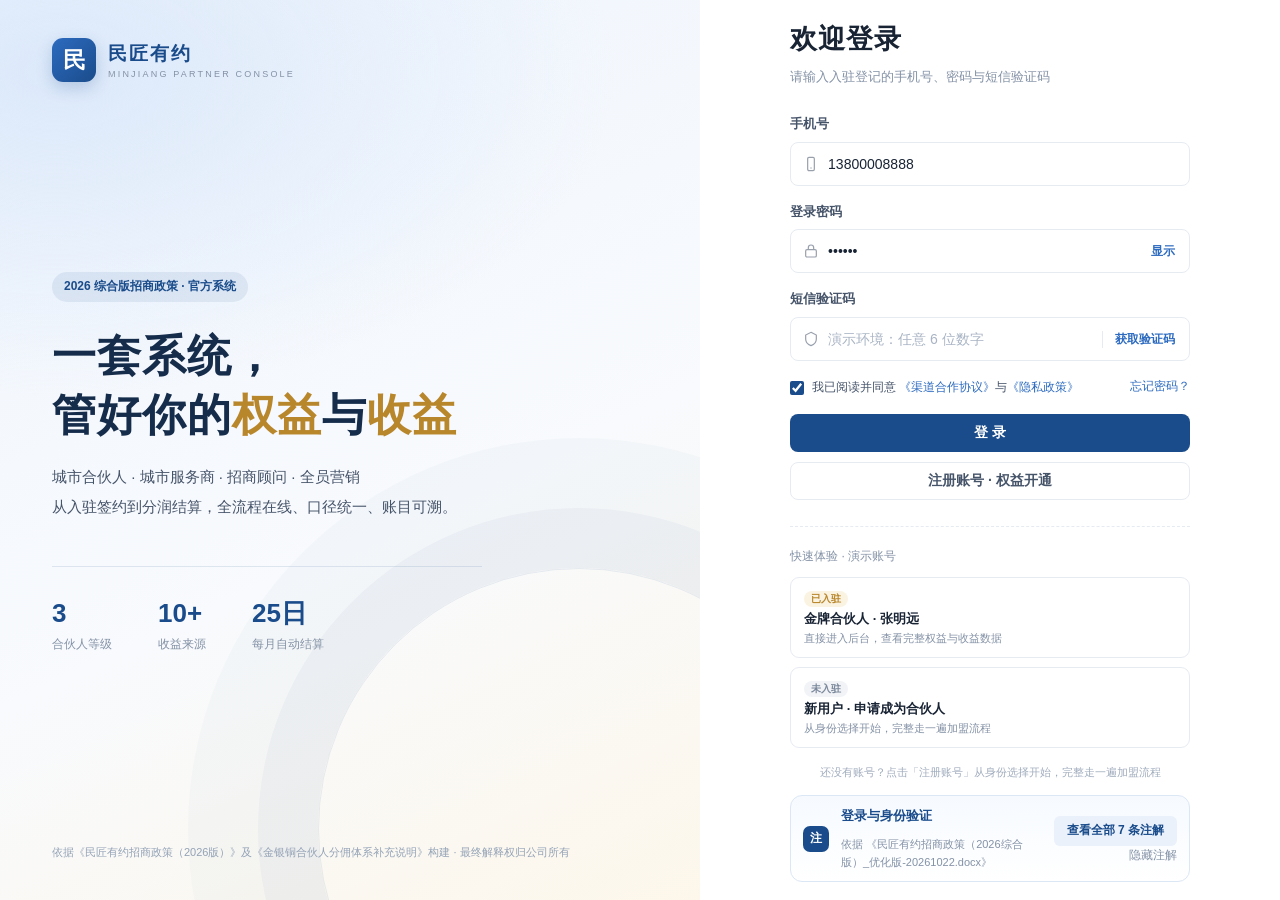
<file: index.html>
<!DOCTYPE html>
<html lang="zh-CN">
<head>
<meta charset="UTF-8">
<meta name="viewport" content="width=device-width, initial-scale=1.0">
<title>民匠有约 · 合伙人加盟后台管理系统</title>
<link rel="stylesheet" href="assets/styles.css">
</head>
<body>

<!-- ============ 登录 ============ -->
<div id="loginPage" class="page-auth">
  <div class="auth-left">
    <div class="auth-brand">
      <div class="brand-mark">民</div>
      <div class="brand-text"><b>民匠有约</b><span>MINJIANG PARTNER CONSOLE</span></div>
    </div>
    <div class="auth-hero">
      <div class="hero-tag">2026 综合版招商政策 · 官方系统</div>
      <h1>一套系统，<br>管好你的<span>权益</span>与<span>收益</span></h1>
      <p>城市合伙人 · 城市服务商 · 招商顾问 · 全员营销<br>从入驻签约到分润结算，全流程在线、口径统一、账目可溯。</p>
      <div class="hero-stats">
        <div><b>3</b><span>合伙人等级</span></div>
        <div><b>10+</b><span>收益来源</span></div>
        <div><b>25日</b><span>每月自动结算</span></div>
      </div>
    </div>
    <div class="auth-foot">依据《民匠有约招商政策（2026版）》及《金银铜合伙人分佣体系补充说明》构建 · 最终解释权归公司所有</div>
  </div>

  <div class="auth-right">
    <div class="auth-box">
      <div class="auth-box-head">
        <h2>欢迎登录</h2>
        <p>请输入入驻登记的手机号、密码与短信验证码</p>
      </div>
      <form id="loginForm" autocomplete="off">
        <label class="field">
          <span>手机号</span>
          <div class="input-wrap"><i class="ico ico-phone"></i><input id="loginPhone" type="tel" maxlength="11" placeholder="请输入 11 位手机号" value="13800008888"></div>
        </label>
        <label class="field" id="pwdField">
          <span>登录密码</span>
          <div class="input-wrap"><i class="ico ico-lock"></i><input id="loginPwd" type="password" placeholder="请输入密码" value="123456"><button type="button" class="eye" id="togglePwd">显示</button></div>
        </label>
        <label class="field" id="smsField">
          <span>短信验证码</span>
          <div class="input-wrap"><i class="ico ico-shield"></i><input id="loginSms" type="text" maxlength="6" placeholder="演示环境：任意 6 位数字"><button type="button" class="sms-btn" id="sendSms">获取验证码</button></div>
        </label>
        <div class="form-row">
          <label class="check"><input type="checkbox" id="agreeChk" checked><span>我已阅读并同意 <a href="#" id="showAgreement">《渠道合作协议》</a>与<a href="#" id="showPrivacy">《隐私政策》</a></span></label>
          <a class="link" href="#" id="forgotPwd">忘记密码？</a>
        </div>
        <button class="btn btn-primary btn-block" type="submit">登 录</button>
        <button class="btn btn-ghost btn-block register-btn" type="button" id="registerBtn">注册账号 · 权益开通</button>
      </form>
      <div class="demo-entry">
        <div class="demo-title">快速体验 · 演示账号</div>
        <div class="demo-cards">
          <button class="demo-card" data-demo="partner">
            <span class="demo-badge gold">已入驻</span>
            <b>金牌合伙人 · 张明远</b>
            <small>直接进入后台，查看完整权益与收益数据</small>
          </button>
          <button class="demo-card" data-demo="new">
            <span class="demo-badge">未入驻</span>
            <b>新用户 · 申请成为合伙人</b>
            <small>从身份选择开始，完整走一遍加盟流程</small>
          </button>
        </div>
      </div>
      <div class="auth-tip">还没有账号？点击「注册账号」从身份选择开始，完整走一遍加盟流程</div>
      <div id="loginAnnot"></div>
    </div>
  </div>
</div>

<!-- ============ 身份选择 / 加盟 ============ -->
<div id="onboardingPage" class="page-onboard hide">
  <header class="ob-header">
    <div class="ob-brand"><div class="brand-mark sm">民</div><b>民匠有约</b><span class="sep"></span><span>合伙人加盟中心</span></div>
    <div class="ob-steps" id="obSteps"></div>
    <button class="btn-text" id="obLogout">已有账号，返回登录</button>
  </header>
  <main id="obBody" class="ob-body"></main>
  <footer class="ob-footer" id="obFooter"></footer>
</div>

<!-- ============ 后台主体 ============ -->
<div id="consolePage" class="page-console hide">
  <aside class="sidebar" id="sidebar">
    <div class="sb-brand"><div class="brand-mark sm">民</div><div class="sb-brand-txt"><b>民匠有约</b><span>合伙人管理后台</span></div></div>
    <div class="sb-identity" id="sbIdentity"></div>
    <nav class="sb-nav" id="sbNav"></nav>
    <div class="sb-foot">
      <div class="sb-support"><span class="dot-live"></span>总部管家在线 · 工作日 9:00-18:00</div>
      <button class="btn-text" id="replayOnboard">↺ 重走加盟流程</button>
    </div>
  </aside>
  <div class="main-wrap">
    <header class="topbar">
      <div class="tb-left"><button class="icon-btn" id="menuToggle" title="收起/展开">☰</button><div class="crumb" id="crumb"></div></div>
      <div class="tb-right">
        <div class="tb-search"><i class="ico ico-search"></i><input id="globalSearch" placeholder="搜索订单 / 客户 / 收益单号"></div>
        <button class="icon-btn annot-switch" id="annotToggle" data-act="toggleAnnot" title="显示 / 隐藏页面注解">注</button>
        <button class="icon-btn edit-switch" id="editToggle" data-act="toggleEdit" title="编辑模式：修改任意文字并写入源码">✎</button>
        <button class="icon-btn bell" id="msgBtn" title="消息通知">🔔<span class="badge" id="msgBadge">3</span></button>
        <div class="tb-user" id="tbUser"></div>
      </div>
    </header>
    <div class="view-scroll"><div id="view" class="view"></div></div>
  </div>
</div>

<!-- 抽屉 / 弹窗 / 提示 -->
<div id="drawerMask" class="mask hide"></div>
<div id="drawer" class="drawer hide"></div>
<div id="modalMask" class="mask modal-mask hide"></div>
<div id="modal" class="modal hide"></div>
<div id="toast" class="toast hide"></div>
<div id="editBar" class="edit-bar hide">
  <span class="eb-title">✎ 编辑模式</span>
  <span class="eb-tip">直接点击页面上的文字即可修改，保存后写回源码</span>
  <button class="btn btn-ghost btn-sm" data-act="resetEdits">恢复默认</button>
  <button class="btn btn-primary btn-sm" data-act="saveEdits">保存并写入源码</button>
  <button class="btn btn-soft btn-sm" data-act="exitEdit">退出编辑</button>
</div>

<script src="assets/text-edits.js"></script>
<script src="assets/data.js"></script>
<script src="assets/annotations.js"></script>
<script src="assets/pages.js"></script>
<script src="assets/app.js"></script>
</body>
</html>
</file>
<file: assets/styles.css>
/* 民匠有约 · 合伙人加盟后台管理系统 — 视觉体系 */
:root{
  --brand:#1A4C8B; --brand-2:#2D6BC0; --brand-soft:#EAF1FB; --brand-soft2:#F4F8FE;
  --gold:#B8862B; --gold-soft:#FBF3E2; --silver:#7C8B9E; --silver-soft:#F0F3F7; --bronze:#B26A38; --bronze-soft:#FAF0E8;
  --bg:#F4F6FA; --card:#FFFFFF; --text:#182334; --text-2:#46546A; --muted:#8492A6; --line:#E6EBF2; --line-2:#F0F3F8;
  --up:#D5483F; --down:#189A6B; --warn:#D98218; --info:#2D6BC0;
  --shadow:0 2px 10px rgba(24,44,80,.05); --shadow-lg:0 12px 40px rgba(24,44,80,.14);
  --radius:12px; --radius-sm:8px;
  --font:"PingFang SC","Microsoft YaHei","Hiragino Sans GB","Source Han Sans SC",-apple-system,BlinkMacSystemFont,"Segoe UI",sans-serif;
}
*{box-sizing:border-box;margin:0;padding:0}
html,body{height:100%}
body{font-family:var(--font);background:var(--bg);color:var(--text);font-size:14px;line-height:1.6;-webkit-font-smoothing:antialiased}
a{color:var(--brand-2);text-decoration:none}
button,input,select,textarea{font-family:inherit;font-size:inherit;outline:none}
button{cursor:pointer;border:none;background:none;color:inherit}
input,select,textarea{color:var(--text)}
.hide{display:none !important}
::-webkit-scrollbar{width:8px;height:8px}
::-webkit-scrollbar-thumb{background:#D7DFEA;border-radius:8px}
::-webkit-scrollbar-track{background:transparent}

/* ---------- 通用 ---------- */
.card{background:var(--card);border:1px solid var(--line);border-radius:var(--radius);box-shadow:var(--shadow)}
.card-hd{display:flex;align-items:center;justify-content:space-between;padding:16px 20px;border-bottom:1px solid var(--line-2)}
.card-hd h3{font-size:15px;font-weight:700;letter-spacing:.2px}
.card-hd .sub{font-size:12px;color:var(--muted);font-weight:400;margin-left:8px}
.card-bd{padding:20px}
.grid{display:grid;gap:16px}
.g2{grid-template-columns:repeat(2,minmax(0,1fr))}
.g3{grid-template-columns:repeat(3,minmax(0,1fr))}
.g4{grid-template-columns:repeat(4,minmax(0,1fr))}
.g5{grid-template-columns:repeat(5,minmax(0,1fr))}
.row{display:flex;align-items:center;gap:10px}
.between{display:flex;align-items:center;justify-content:space-between;gap:12px}
.center{display:flex;align-items:center;justify-content:center}
.wrap{flex-wrap:wrap}
.muted{color:var(--muted)}.small{font-size:12px}.strong{font-weight:700}.right{text-align:right}
.mt6{margin-top:6px}.mt10{margin-top:10px}.mt14{margin-top:14px}.mt18{margin-top:18px}.mt24{margin-top:24px}
.mb6{margin-bottom:6px}.mb10{margin-bottom:10px}.mb14{margin-bottom:14px}.mb18{margin-bottom:18px}
.num{font-variant-numeric:tabular-nums;font-feature-settings:"tnum"}
.pos{color:var(--up);font-weight:700}.neg{color:var(--down);font-weight:700}
.money{font-size:26px;font-weight:800;letter-spacing:-.5px}
.section-title{font-size:15px;font-weight:700;margin:24px 0 12px;display:flex;align-items:center;gap:8px}
.section-title:before{content:"";width:3px;height:15px;background:var(--brand);border-radius:2px}
.section-title:first-child{margin-top:0}
.divider{height:1px;background:var(--line-2);margin:16px 0}
.link{cursor:pointer}.link:hover{text-decoration:underline}

.btn{display:inline-flex;align-items:center;justify-content:center;gap:6px;height:38px;padding:0 18px;border-radius:var(--radius-sm);font-size:14px;font-weight:600;border:1px solid transparent;transition:.18s;white-space:nowrap}
.btn-primary{background:var(--brand);color:#fff}
.btn-primary:hover{background:#123C73;box-shadow:0 4px 12px rgba(26,76,139,.22)}
.btn-ghost{background:#fff;border-color:var(--line);color:var(--text-2)}
.btn-ghost:hover{border-color:var(--brand-2);color:var(--brand)}
.btn-soft{background:var(--brand-soft);color:var(--brand)}
.btn-soft:hover{background:#DCE9FA}
.btn-gold{background:linear-gradient(135deg,#C79A3A,#A87520);color:#fff}
.btn-gold:hover{filter:brightness(1.06)}
.btn-sm{height:30px;padding:0 12px;font-size:12px;border-radius:6px}
.btn-lg{height:46px;font-size:15px}
.btn-block{width:100%}
.register-btn{margin-top:10px}
.btn:disabled{opacity:.5;cursor:not-allowed}
.btn-text{color:var(--muted);font-size:12px}
.btn-text:hover{color:var(--brand)}
.icon-btn{width:34px;height:34px;border-radius:8px;display:inline-flex;align-items:center;justify-content:center;font-size:16px;color:var(--text-2);position:relative}
.icon-btn:hover{background:var(--brand-soft);color:var(--brand)}
.badge{position:absolute;top:1px;right:1px;min-width:15px;height:15px;line-height:15px;text-align:center;background:var(--up);color:#fff;font-size:10px;border-radius:8px;padding:0 3px}

.tag{display:inline-flex;align-items:center;gap:4px;padding:2px 9px;border-radius:20px;font-size:11px;font-weight:600;line-height:20px;white-space:nowrap}
.tag-gold{background:var(--gold-soft);color:var(--gold)}
.tag-silver{background:var(--silver-soft);color:#5F6E80}
.tag-bronze{background:var(--bronze-soft);color:var(--bronze)}
.tag-blue{background:var(--brand-soft);color:var(--brand-2)}
.tag-green{background:#E7F6EF;color:var(--down)}
.tag-red{background:#FDECEA;color:var(--up)}
.tag-orange{background:#FEF2E3;color:var(--warn)}
.tag-gray{background:#F1F3F7;color:#7A879A}

.field{display:block;margin-bottom:16px}
.field>span{display:block;font-size:13px;color:var(--text-2);font-weight:600;margin-bottom:7px}
.input-wrap{display:flex;align-items:center;height:44px;border:1px solid var(--line);border-radius:var(--radius-sm);background:#fff;padding:0 12px;transition:.18s}
.input-wrap:focus-within{border-color:var(--brand-2);box-shadow:0 0 0 3px rgba(45,107,192,.1)}
.input-wrap input{flex:1;border:none;background:transparent;height:100%;min-width:0;font-size:14px}
.input-wrap input::placeholder{color:#A9B4C4}
.input,.select,.textarea{width:100%;height:40px;border:1px solid var(--line);border-radius:var(--radius-sm);background:#fff;padding:0 12px;font-size:13px}
.textarea{height:auto;padding:10px 12px;resize:vertical;min-height:82px}
.select{cursor:pointer;appearance:none;background-image:url("data:image/svg+xml;utf8,<svg xmlns='http://www.w3.org/2000/svg' width='12' height='12' viewBox='0 0 12 12'><path d='M2 4l4 4 4-4' stroke='%238492A6' stroke-width='1.5' fill='none'/></svg>");background-repeat:no-repeat;background-position:right 12px center;padding-right:32px}
.input:focus,.select:focus,.textarea:focus{border-color:var(--brand-2);box-shadow:0 0 0 3px rgba(45,107,192,.1)}
.check{display:flex;align-items:flex-start;gap:8px;font-size:12px;color:var(--text-2);cursor:pointer;line-height:1.5}
.check input{margin-top:3px;accent-color:var(--brand);width:14px;height:14px}
.eye,.sms-btn{font-size:12px;color:var(--brand-2);font-weight:600;padding:0 2px;white-space:nowrap}
.sms-btn{border-left:1px solid var(--line);padding-left:12px;margin-left:8px}
.form-row{display:flex;align-items:center;justify-content:space-between;gap:10px;font-size:12px;margin:2px 0 18px}

.ico{display:inline-block;width:16px;height:16px;flex:0 0 16px;margin-right:9px;background-repeat:no-repeat;background-position:center;background-size:contain;opacity:.55}
.ico-phone{background-image:url("data:image/svg+xml;utf8,<svg xmlns='http://www.w3.org/2000/svg' viewBox='0 0 24 24' fill='none' stroke='%2346546A' stroke-width='1.8'><rect x='7' y='2' width='10' height='20' rx='2'/><path d='M11 18h2'/></svg>")}
.ico-lock{background-image:url("data:image/svg+xml;utf8,<svg xmlns='http://www.w3.org/2000/svg' viewBox='0 0 24 24' fill='none' stroke='%2346546A' stroke-width='1.8'><rect x='4' y='10' width='16' height='11' rx='2'/><path d='M8 10V7a4 4 0 018 0v3'/></svg>")}
.ico-shield{background-image:url("data:image/svg+xml;utf8,<svg xmlns='http://www.w3.org/2000/svg' viewBox='0 0 24 24' fill='none' stroke='%2346546A' stroke-width='1.8'><path d='M12 2l8 4v6c0 5-3.5 8.5-8 10-4.5-1.5-8-5-8-10V6z'/></svg>")}
.ico-search{background-image:url("data:image/svg+xml;utf8,<svg xmlns='http://www.w3.org/2000/svg' viewBox='0 0 24 24' fill='none' stroke='%238492A6' stroke-width='2'><circle cx='11' cy='11' r='7'/><path d='M16.5 16.5L21 21'/></svg>")}

.tabs{display:flex;gap:24px;border-bottom:1px solid var(--line);margin-bottom:22px}
.tab{padding:0 2px 12px;font-size:14px;font-weight:600;color:var(--muted);position:relative}
.tab.active{color:var(--brand)}
.tab.active:after{content:"";position:absolute;bottom:-1px;left:0;right:0;height:2px;background:var(--brand);border-radius:2px}
.segmented{display:inline-flex;background:#F1F4F9;border-radius:8px;padding:3px;gap:2px}
.segmented button{padding:6px 14px;border-radius:6px;font-size:12px;color:var(--text-2);font-weight:600}
.segmented button.active{background:#fff;color:var(--brand);box-shadow:0 1px 4px rgba(24,44,80,.1)}

table.tbl{width:100%;border-collapse:collapse;font-size:13px}
.tbl th{text-align:left;padding:11px 14px;background:#F8FAFD;color:var(--muted);font-weight:600;font-size:12px;white-space:nowrap;border-bottom:1px solid var(--line)}
.tbl td{padding:12px 14px;border-bottom:1px solid var(--line-2);color:var(--text-2);vertical-align:middle}
.tbl tbody tr:hover{background:#FAFCFF}
.tbl tbody tr:last-child td{border-bottom:none}
.tbl td b{color:var(--text)}
.tbl .right{text-align:right}
.tbl-wrap{overflow-x:auto}
.filter-bar{display:flex;align-items:center;gap:10px;flex-wrap:wrap;margin-bottom:14px}
.filter-bar .select,.filter-bar .input{height:34px;width:auto;min-width:130px}
.filter-bar .input{min-width:190px}
.pager{display:flex;align-items:center;justify-content:space-between;padding:14px 4px 0;font-size:12px;color:var(--muted)}
.pager .pg{display:flex;gap:6px}
.pager .pg button{min-width:28px;height:28px;border:1px solid var(--line);border-radius:6px;background:#fff;font-size:12px;color:var(--text-2)}
.pager .pg button.active{background:var(--brand);color:#fff;border-color:var(--brand)}

.progress{height:7px;background:#EDF1F7;border-radius:6px;overflow:hidden}
.progress>i{display:block;height:100%;border-radius:6px;background:linear-gradient(90deg,var(--brand-2),#5A94E6);transition:width .5s}
.progress.gold>i{background:linear-gradient(90deg,#D8AC54,var(--gold))}
.progress.green>i{background:linear-gradient(90deg,#4DC08E,var(--down))}
.progress.orange>i{background:linear-gradient(90deg,#F0B45A,var(--warn))}

.empty{text-align:center;padding:50px 20px;color:var(--muted)}
.empty .em{font-size:36px;opacity:.45;margin-bottom:8px}
.notice{display:flex;gap:10px;padding:12px 14px;border-radius:var(--radius-sm);background:var(--brand-soft2);border:1px solid #E1ECFA;font-size:12px;color:var(--text-2);line-height:1.7}
.notice.warn{background:#FFFAF0;border-color:#F7E7C8}
.notice .ni{font-size:15px}
.avatar{width:36px;height:36px;border-radius:50%;background:linear-gradient(135deg,#2D6BC0,#1A4C8B);color:#fff;display:flex;align-items:center;justify-content:center;font-weight:700;font-size:14px;flex:0 0 36px}
.avatar.gold{background:linear-gradient(135deg,#D9B05C,#A87520)}
.avatar.gray{background:linear-gradient(135deg,#9AA9BC,#6F7F94)}

/* 图表 */
.chart-wrap{width:100%;position:relative}
.chart-wrap svg{display:block;width:100%;height:auto;overflow:visible}
.axis-txt{fill:#9AA9BC;font-size:11px;font-family:var(--font)}
.grid-line{stroke:#EDF1F7;stroke-width:1}
.legend{display:flex;align-items:center;gap:16px;flex-wrap:wrap;font-size:12px;color:var(--text-2)}
.legend i{display:inline-block;width:9px;height:9px;border-radius:3px;margin-right:6px}
.chart-tip{position:absolute;pointer-events:none;background:#182334;color:#fff;font-size:11px;padding:6px 9px;border-radius:6px;white-space:nowrap;opacity:0;transition:.15s;z-index:5;transform:translate(-50%,-130%)}
.chart-bar{cursor:pointer;transition:.15s}
.chart-bar:hover{opacity:.8}

/* ---------- 登录 ---------- */
.page-auth{display:flex;height:100vh;min-height:640px;background:#fff}
.auth-left{flex:1.08;background:radial-gradient(900px 520px at 8% 8%,#DCE9FA 0%,transparent 62%),linear-gradient(155deg,#EFF5FD 0%,#F8FAFD 58%,#FDF7EB 100%);padding:38px 52px;display:flex;flex-direction:column;position:relative;overflow:hidden}
.auth-left:after{content:"";position:absolute;right:-140px;bottom:-190px;width:520px;height:520px;border:1px solid rgba(26,76,139,.09);border-radius:50%;box-shadow:0 0 0 60px rgba(26,76,139,.035),0 0 0 130px rgba(26,76,139,.022)}
.auth-brand,.ob-brand{display:flex;align-items:center;gap:12px;z-index:1}
.brand-mark{width:44px;height:44px;border-radius:11px;background:linear-gradient(135deg,var(--brand-2),var(--brand));color:#fff;display:flex;align-items:center;justify-content:center;font-size:23px;font-weight:800;box-shadow:0 6px 16px rgba(26,76,139,.22);letter-spacing:-1px}
.brand-mark.sm{width:32px;height:32px;border-radius:8px;font-size:17px;box-shadow:none}
.brand-text b{display:block;font-size:19px;letter-spacing:2px;color:var(--brand)}
.brand-text span{display:block;font-size:9px;letter-spacing:2.2px;color:var(--muted);margin-top:-2px}
.auth-hero{margin:auto 0;max-width:520px;z-index:1}
.hero-tag{display:inline-block;padding:5px 12px;border-radius:20px;background:rgba(26,76,139,.09);color:var(--brand);font-size:12px;font-weight:600;margin-bottom:24px}
.auth-hero h1{font-size:44px;line-height:1.35;font-weight:800;letter-spacing:1px;color:#152C4B;margin-bottom:18px}
.auth-hero h1 span{color:var(--gold);position:relative}
.auth-hero p{font-size:15px;color:var(--text-2);line-height:2}
.hero-stats{display:flex;gap:46px;margin-top:44px;padding-top:26px;border-top:1px solid rgba(26,76,139,.12);max-width:430px}
.hero-stats div{display:flex;flex-direction:column}
.hero-stats b{font-size:26px;color:var(--brand);font-weight:800}
.hero-stats span{font-size:12px;color:var(--muted)}
.auth-foot{font-size:11px;color:#93A2B6;z-index:1}
.auth-right{flex:.92;display:flex;align-items:center;justify-content:center;padding:36px}
.auth-box{width:100%;max-width:400px}
.auth-box-head h2{font-size:27px;font-weight:800;letter-spacing:1px}
.auth-box-head p{font-size:13px;color:var(--muted);margin:6px 0 26px}
.demo-entry{margin-top:26px;padding-top:20px;border-top:1px dashed var(--line)}
.demo-title{font-size:12px;color:var(--muted);margin-bottom:10px}
.demo-cards{display:grid;gap:9px}
.demo-card{display:block;text-align:left;width:100%;border:1px solid var(--line);border-radius:9px;padding:11px 13px;transition:.18s;background:#fff}
.demo-card:hover{border-color:var(--brand-2);background:var(--brand-soft2);transform:translateY(-1px)}
.demo-card b{display:block;font-size:13px;margin:3px 0 1px}
.demo-card small{font-size:11px;color:var(--muted)}
.demo-badge{display:inline-flex;font-size:10px;padding:1px 7px;border-radius:10px;background:#F1F3F7;color:#7A879A;font-weight:600}
.demo-badge.gold{background:var(--gold-soft);color:var(--gold)}
.auth-tip{font-size:11px;color:#A0ACBD;text-align:center;margin-top:16px}

/* ---------- 入驻流程 ---------- */
.page-onboard{min-height:100vh;background:var(--bg);display:flex;flex-direction:column}
.ob-header{height:66px;background:#fff;border-bottom:1px solid var(--line);display:flex;align-items:center;justify-content:space-between;padding:0 32px;gap:20px}
.ob-brand b{font-size:16px;letter-spacing:1px}
.ob-brand>span{font-size:13px;color:var(--text-2)}
.ob-brand .sep{width:1px;height:16px;background:var(--line);margin:0 4px}
.ob-steps{display:flex;align-items:center;gap:6px}
.ob-step{display:flex;align-items:center;gap:7px;font-size:12px;color:var(--muted);white-space:nowrap}
.ob-step .sn{width:21px;height:21px;border-radius:50%;background:#EEF2F7;color:#9AA9BC;display:flex;align-items:center;justify-content:center;font-size:11px;font-weight:700}
.ob-step.active{color:var(--brand);font-weight:700}
.ob-step.active .sn{background:var(--brand);color:#fff}
.ob-step.done{color:var(--down)}
.ob-step.done .sn{background:#E7F6EF;color:var(--down)}
.ob-step .sl{width:22px;height:1px;background:var(--line);margin:0 4px}
.ob-body{flex:1;width:100%;max-width:1080px;margin:0 auto;padding:32px 24px 20px}
.ob-footer{background:#fff;border-top:1px solid var(--line);padding:14px 32px;display:flex;align-items:center;justify-content:space-between;gap:14px}
.ob-footer .ftip{font-size:12px;color:var(--muted)}
.ob-title{text-align:center;margin-bottom:26px}
.ob-title h2{font-size:25px;font-weight:800}
.ob-title p{font-size:13px;color:var(--muted);margin-top:6px}
.level-grid{display:grid;grid-template-columns:repeat(3,1fr);gap:16px}
.level-card{background:#fff;border:1.5px solid var(--line);border-radius:14px;padding:20px;position:relative;transition:.2s;cursor:pointer;overflow:hidden}
.level-card:hover{transform:translateY(-3px);box-shadow:var(--shadow-lg)}
.level-card.selected{border-color:var(--brand-2);box-shadow:0 0 0 3px rgba(45,107,192,.1)}
.level-card .ribbon{position:absolute;right:12px;top:12px;background:var(--gold);color:#fff;font-size:10px;padding:2px 10px;border-radius:12px;font-weight:600}
.level-card .lv-ico{width:42px;height:42px;border-radius:11px;display:flex;align-items:center;justify-content:center;font-size:20px;font-weight:800;margin-bottom:12px}
.lv-gold .lv-ico{background:var(--gold-soft);color:var(--gold)}
.lv-silver .lv-ico{background:var(--silver-soft);color:#6C7B8E}
.lv-bronze .lv-ico{background:var(--bronze-soft);color:var(--bronze)}
.level-card h3{font-size:17px;margin-bottom:3px}
.level-card .lv-fee{font-size:24px;font-weight:800;margin:10px 0 2px}
.level-card .lv-fee small{font-size:12px;font-weight:500;color:var(--muted)}
.level-card ul{list-style:none;margin:14px 0 0;border-top:1px dashed var(--line);padding-top:12px}
.level-card li{display:flex;justify-content:space-between;font-size:12px;color:var(--text-2);padding:4px 0}
.level-card li b{color:var(--text)}
.identity-grid{display:grid;grid-template-columns:repeat(2,1fr);gap:14px;margin-bottom:18px}
.identity-grid > .identity-card:last-child:nth-child(odd){grid-column:1/-1}
.identity-card{border:1.5px solid var(--line);border-radius:12px;background:#fff;padding:16px 18px;cursor:pointer;transition:.18s;display:flex;gap:14px;align-items:flex-start}
.identity-card:hover,.identity-card.selected{border-color:var(--brand-2);background:var(--brand-soft2)}
.identity-card .ic-t{font-size:14px;font-weight:700}
.identity-card .ic-d{font-size:12px;color:var(--muted);margin-top:3px;line-height:1.6}
.identity-card .ic-num{width:32px;height:32px;border-radius:8px;background:var(--brand-soft);color:var(--brand);display:flex;align-items:center;justify-content:center;font-weight:800;flex:0 0 32px}
.form-grid{display:grid;grid-template-columns:repeat(2,1fr);gap:0 18px}
.form-grid .full{grid-column:1/-1}
.upload{border:1.5px dashed #C9D5E5;border-radius:10px;background:#FAFCFF;padding:18px;text-align:center;cursor:pointer;transition:.18s}
.upload:hover{border-color:var(--brand-2);background:var(--brand-soft2)}
.upload .up-ico{font-size:24px;color:var(--brand-2)}
.upload b{display:block;font-size:13px;margin-top:4px}
.upload span{font-size:11px;color:var(--muted)}
.agreement-box{height:210px;overflow-y:auto;border:1px solid var(--line);border-radius:9px;padding:16px 20px;background:#FAFBFD;font-size:12px;line-height:1.9;color:var(--text-2)}
.agreement-box h4{text-align:center;font-size:15px;color:var(--text);margin:4px 0 12px}
.agreement-box p{margin-bottom:8px;text-indent:2em}
.pay-summary{border:1px solid var(--line);border-radius:12px;padding:18px 20px;background:#fff}
.pay-summary .ps-row{display:flex;justify-content:space-between;padding:7px 0;font-size:13px;color:var(--text-2)}
.pay-summary .ps-row.total{border-top:1px dashed var(--line);margin-top:8px;padding-top:13px;font-size:15px;font-weight:700;color:var(--text)}
.pay-summary .ps-row.total b{font-size:24px;color:var(--gold)}
.pay-methods{display:grid;grid-template-columns:repeat(3,1fr);gap:10px;margin-top:14px}
.pay-method{border:1.5px solid var(--line);border-radius:9px;padding:12px;text-align:center;cursor:pointer;font-size:13px;font-weight:600}
.pay-method.selected{border-color:var(--brand-2);background:var(--brand-soft2);color:var(--brand)}
.done-wrap{text-align:center;padding:40px 20px}
.done-icon{width:76px;height:76px;border-radius:50%;background:#E7F6EF;color:var(--down);font-size:38px;display:flex;align-items:center;justify-content:center;margin:0 auto 20px}
.done-wrap h2{font-size:25px}
.done-wrap p{color:var(--muted);margin-top:8px;font-size:13px}
.done-cards{display:grid;grid-template-columns:repeat(3,1fr);gap:14px;max-width:720px;margin:26px auto 0;text-align:left}
.done-cards .card-bd{padding:16px}
.done-cards b{display:block;font-size:13px;margin-bottom:4px}
.done-cards span{font-size:12px;color:var(--muted);line-height:1.6}

/* ---------- 后台框架 ---------- */
.page-console{display:flex;height:100vh;overflow:hidden;background:var(--bg)}
.sidebar{width:230px;flex:0 0 230px;background:#fff;border-right:1px solid var(--line);display:flex;flex-direction:column;transition:.2s;overflow:hidden}
.sidebar.collapsed{width:64px;flex-basis:64px}
.sb-brand{height:64px;display:flex;align-items:center;gap:10px;padding:0 18px;border-bottom:1px solid var(--line-2);white-space:nowrap}
.sb-brand-txt b{display:block;font-size:15px;letter-spacing:1px;color:var(--brand)}
.sb-brand-txt span{display:block;font-size:10px;color:var(--muted);letter-spacing:.5px}
.sidebar.collapsed .sb-brand-txt,.sidebar.collapsed .sb-identity,.sidebar.collapsed .nav-group-title,.sidebar.collapsed .nav-item span,.sidebar.collapsed .sb-foot{display:none}
.sidebar.collapsed .sb-brand{padding:0 16px}
.sidebar.collapsed .nav-item{justify-content:center;padding:10px 0}
.sb-identity{margin:14px 12px;padding:12px;border-radius:10px;background:linear-gradient(135deg,#F2F7FE,#FBF6EC);border:1px solid #E7EFFA;cursor:pointer}
.sb-identity .sbi-top{display:flex;align-items:center;gap:8px}
.sb-identity .sbi-name{font-size:13px;font-weight:700}
.sb-identity .sbi-lv{font-size:11px;color:var(--gold);font-weight:700}
.sb-identity .sbi-sub{font-size:11px;color:var(--muted);margin-top:6px;display:flex;justify-content:space-between}
.sb-nav{flex:1;overflow-y:auto;padding:4px 10px 12px}
.nav-group-title{font-size:10px;color:#A5B1C2;letter-spacing:1.2px;padding:14px 10px 6px;font-weight:700}
.nav-item{display:flex;align-items:center;gap:10px;width:100%;padding:9px 11px;border-radius:8px;font-size:13px;color:var(--text-2);text-align:left;margin-bottom:2px;transition:.15s;position:relative}
.nav-item .ni{width:18px;text-align:center;font-size:15px;flex:0 0 18px;opacity:.75}
.nav-item:hover{background:#F5F8FC;color:var(--brand)}
.nav-item.active{background:var(--brand-soft);color:var(--brand);font-weight:700}
.nav-item.active:before{content:"";position:absolute;left:-10px;top:8px;bottom:8px;width:3px;background:var(--brand);border-radius:0 3px 3px 0}
.nav-item .nb{margin-left:auto;background:#FDECEA;color:var(--up);font-size:10px;padding:0 6px;border-radius:9px;font-weight:700}
.sb-foot{padding:12px 16px 16px;border-top:1px solid var(--line-2);text-align:center}
.sb-support{font-size:10px;color:var(--muted);margin-bottom:8px;white-space:nowrap}
.dot-live{display:inline-block;width:6px;height:6px;border-radius:50%;background:var(--down);margin-right:5px}
.main-wrap{flex:1;min-width:0;display:flex;flex-direction:column}
.topbar{height:64px;flex:0 0 64px;background:#fff;border-bottom:1px solid var(--line);display:flex;align-items:center;justify-content:space-between;padding:0 24px;gap:14px}
.tb-left,.tb-right{display:flex;align-items:center;gap:12px}
.crumb{font-size:13px;color:var(--muted)}
.crumb b{color:var(--text);font-weight:700}
.tb-search{display:flex;align-items:center;height:34px;width:250px;border:1px solid var(--line);border-radius:8px;padding:0 11px;background:#FAFBFD}
.tb-search .ico{margin-right:7px;width:14px;height:14px;flex-basis:14px}
.tb-search input{border:none;background:transparent;flex:1;min-width:0;font-size:12px}
.tb-user{display:flex;align-items:center;gap:9px;padding-left:12px;border-left:1px solid var(--line);cursor:pointer}
.tb-user .tu-name{font-size:12px;font-weight:700;line-height:1.3}
.tb-user .tu-role{font-size:10px;color:var(--muted)}
.view-scroll{flex:1;overflow-y:auto}
.view{padding:22px 24px 40px;max-width:1560px;margin:0 auto}
.page-head{display:flex;align-items:flex-start;justify-content:space-between;gap:16px;margin-bottom:18px;flex-wrap:wrap}
.page-head h2{font-size:20px;font-weight:800}
.page-head p{font-size:12px;color:var(--muted);margin-top:4px}

.stat-card{background:#fff;border:1px solid var(--line);border-radius:var(--radius);padding:17px 18px;position:relative;overflow:hidden;box-shadow:var(--shadow)}
.stat-card:after{content:"";position:absolute;right:-24px;top:-24px;width:86px;height:86px;border-radius:50%;background:var(--brand-soft);opacity:.55}
.stat-card.gold:after{background:var(--gold-soft)}
.stat-card.green:after{background:#E7F6EF}
.stat-card.purple:after{background:#F0EBFB}
.stat-card.orange:after{background:#FEF2E3}
.stat-label{font-size:12px;color:var(--muted);display:flex;align-items:center;gap:6px;position:relative;z-index:1}
.stat-value{font-size:25px;font-weight:800;margin:8px 0 4px;letter-spacing:-.5px;position:relative;z-index:1}
.stat-foot{font-size:11px;color:var(--muted);position:relative;z-index:1}
.stat-foot .pos,.stat-foot .neg{margin-right:4px}
.mini-spark{position:absolute;right:14px;bottom:14px;z-index:1;opacity:.85}

.welcome{background:linear-gradient(100deg,#1A4C8B 0%,#2C68B8 62%,#3E7CCB 100%);border-radius:14px;color:#fff;padding:22px 26px;display:flex;justify-content:space-between;align-items:center;gap:20px;position:relative;overflow:hidden;margin-bottom:18px}
.welcome:after{content:"";position:absolute;right:-60px;top:-110px;width:310px;height:310px;border:1px solid rgba(255,255,255,.13);border-radius:50%;box-shadow:0 0 0 50px rgba(255,255,255,.045),0 0 0 110px rgba(255,255,255,.025)}
.welcome h3{font-size:19px;font-weight:700;margin-bottom:5px}
.welcome p{font-size:12px;opacity:.86}
.welcome .w-tag{display:inline-block;background:rgba(255,255,255,.16);border:1px solid rgba(255,255,255,.25);padding:3px 10px;border-radius:14px;font-size:11px;margin-bottom:9px}
.welcome .w-side{text-align:right;z-index:1}
.welcome .w-side .w-num{font-size:27px;font-weight:800}
.welcome .w-side .w-lb{font-size:11px;opacity:.85}
.quick-actions{display:flex;gap:10px;flex-wrap:wrap;margin-bottom:18px}
.qa{display:flex;align-items:center;gap:9px;background:#fff;border:1px solid var(--line);border-radius:10px;padding:10px 14px;font-size:12px;font-weight:600;color:var(--text-2);transition:.18s}
.qa:hover{border-color:var(--brand-2);color:var(--brand);transform:translateY(-2px);box-shadow:var(--shadow)}
.qa i{width:28px;height:28px;border-radius:8px;background:var(--brand-soft);display:flex;align-items:center;justify-content:center;font-style:normal;font-size:14px}

.todo-item{display:flex;align-items:center;gap:11px;padding:11px 0;border-bottom:1px solid var(--line-2)}
.todo-item:last-child{border-bottom:none}
.todo-item .td-dot{width:8px;height:8px;border-radius:50%;background:var(--warn);flex:0 0 8px}
.todo-item .td-t{flex:1;font-size:12px;color:var(--text-2)}
.todo-item .td-t b{display:block;font-size:13px;color:var(--text);font-weight:600}
.bill-row{display:flex;align-items:center;justify-content:space-between;padding:10px 0;border-bottom:1px solid var(--line-2);font-size:12px}
.bill-row:last-child{border:none}
.source-bar{display:flex;align-items:center;gap:10px;padding:9px 0;font-size:12px}
.source-bar .sb-name{width:132px;flex:0 0 132px;color:var(--text-2)}
.source-bar .sb-track{flex:1;height:8px;background:#F0F3F8;border-radius:5px;overflow:hidden}
.source-bar .sb-track i{display:block;height:100%;border-radius:5px}
.source-bar .sb-val{width:96px;text-align:right;font-weight:700}
.source-bar .sb-pct{width:42px;text-align:right;color:var(--muted)}
.kv{display:flex;justify-content:space-between;padding:9px 0;border-bottom:1px solid var(--line-2);font-size:12.5px}
.kv:last-child{border:none}
.kv span{color:var(--muted)}
.kv b{font-weight:700}
.ent-item{display:flex;gap:11px;padding:11px 0;border-bottom:1px solid var(--line-2)}
.ent-item:last-child{border:none}
.ent-ico{width:32px;height:32px;border-radius:8px;background:var(--gold-soft);color:var(--gold);display:flex;align-items:center;justify-content:center;flex:0 0 32px;font-size:14px}
.ent-item b{display:block;font-size:13px}
.ent-item p{font-size:11px;color:var(--muted);line-height:1.55;margin-top:2px}
.team-card{border:1px solid var(--line);border-radius:10px;padding:14px;background:#fff}
.team-card .tc-hd{display:flex;align-items:center;gap:9px;margin-bottom:10px}
.team-card .tc-grid{display:grid;grid-template-columns:repeat(2,1fr);gap:8px;font-size:11px;color:var(--muted)}
/* 团队成员卡片去掉「晋升费用」后为 3 项，末项占满一行保持整齐 */
.team-card .tc-grid > div:last-child:nth-child(odd){grid-column:1/-1}
.team-card .tc-grid b{display:block;font-size:14px;color:var(--text)}
.rule-block{border:1px solid var(--line);border-radius:10px;padding:16px 18px;background:#fff;margin-bottom:12px}
.rule-block h4{font-size:14px;margin-bottom:8px;display:flex;align-items:center;gap:8px}
.rule-block h4 .rn{width:20px;height:20px;border-radius:6px;background:var(--brand-soft);color:var(--brand);font-size:11px;display:flex;align-items:center;justify-content:center;font-weight:700}
.rule-block p,.rule-block li{font-size:12.5px;color:var(--text-2);line-height:1.85}
.rule-block ul{padding-left:18px}
.faq{border-bottom:1px solid var(--line-2);padding:13px 0}
.faq .q{font-size:13px;font-weight:600;cursor:pointer;display:flex;justify-content:space-between}
.faq .a{font-size:12px;color:var(--text-2);line-height:1.8;margin-top:8px;background:#F8FAFD;padding:10px 12px;border-radius:8px}
.msg-item{display:flex;gap:11px;padding:13px 0;border-bottom:1px solid var(--line-2)}
.msg-item:last-child{border:none}
.msg-ico{width:30px;height:30px;border-radius:8px;display:flex;align-items:center;justify-content:center;flex:0 0 30px;font-size:13px}
.timeline{position:relative;padding-left:22px}
.timeline:before{content:"";position:absolute;left:6px;top:6px;bottom:6px;width:1px;background:var(--line)}
.tl-item{position:relative;padding-bottom:16px}
.tl-item:before{content:"";position:absolute;left:-20px;top:5px;width:9px;height:9px;border-radius:50%;background:#fff;border:2px solid var(--brand-2)}
.tl-item.done:before{background:var(--down);border-color:var(--down)}
.tl-item b{font-size:13px}
.tl-item p{font-size:11px;color:var(--muted)}

/* 抽屉 / 弹窗 / 提示 */
.mask{position:fixed;inset:0;background:rgba(16,30,52,.42);z-index:80;animation:fade .18s}
.modal-mask{z-index:100;display:flex;align-items:center;justify-content:center;padding:20px}
@keyframes fade{from{opacity:0}to{opacity:1}}
@keyframes slideIn{from{transform:translateX(100%)}to{transform:translateX(0)}}
@keyframes popIn{from{opacity:0;transform:translateY(12px) scale(.98)}to{opacity:1;transform:none}}
/* 弹窗 / 提示必须自带居中位移：popIn 的 transform:none 会覆盖静态居中，导致弹窗掉到视口外 */
@keyframes modalPop{from{opacity:0;transform:translate(-50%,-50%) scale(.97)}to{opacity:1;transform:translate(-50%,-50%) scale(1)}}
@keyframes toastPop{from{opacity:0;transform:translate(-50%,12px)}to{opacity:1;transform:translate(-50%,0)}}
.drawer{position:fixed;right:0;top:0;bottom:0;width:440px;max-width:92vw;background:#fff;z-index:90;box-shadow:-8px 0 32px rgba(16,30,52,.14);display:flex;flex-direction:column;animation:slideIn .22s}
.drawer-hd{height:60px;flex:0 0 60px;border-bottom:1px solid var(--line);display:flex;align-items:center;justify-content:space-between;padding:0 20px;font-size:15px;font-weight:700}
.drawer-bd{flex:1;overflow-y:auto;padding:20px}
.drawer-ft{padding:14px 20px;border-top:1px solid var(--line);display:flex;gap:10px;justify-content:flex-end}
.modal{position:fixed;top:50%;left:50%;transform:translate(-50%,-50%);z-index:110;width:520px;max-width:94vw;max-height:88vh;background:#fff;border-radius:14px;box-shadow:var(--shadow-lg);display:flex;flex-direction:column;animation:modalPop .2s}
.modal-hd{height:56px;flex:0 0 56px;border-bottom:1px solid var(--line);display:flex;align-items:center;justify-content:space-between;padding:0 20px;font-size:15px;font-weight:700}
.modal-bd{padding:20px;overflow-y:auto;min-height:0}
.modal-ft{padding:14px 20px;border-top:1px solid var(--line);display:flex;gap:10px;justify-content:flex-end;flex:0 0 auto}
.toast{position:fixed;top:24px;left:50%;transform:translate(-50%,0);background:#182334;color:#fff;padding:11px 22px;border-radius:9px;font-size:13px;z-index:200;box-shadow:var(--shadow-lg);animation:toastPop .2s}
.close-x{width:28px;height:28px;border-radius:7px;color:var(--muted);font-size:18px;display:flex;align-items:center;justify-content:center}
.close-x:hover{background:#F1F4F9;color:var(--text)}

@media(max-width:1200px){
  .g4{grid-template-columns:repeat(2,1fr)}.g5{grid-template-columns:repeat(3,1fr)}
  .auth-left{padding:30px}.auth-hero h1{font-size:36px}
  .tb-search{width:180px}
}
@media(max-width:900px){
  .page-auth{flex-direction:column;min-height:100vh;height:auto}
  .auth-left{display:none}.auth-right{padding:40px 20px}
  .g2,.g3,.g4,.g5,.level-grid,.form-grid,.identity-grid,.done-cards{grid-template-columns:1fr}
  .sidebar{width:64px;flex-basis:64px}
  .sidebar .sb-brand-txt,.sidebar .sb-identity,.sidebar .nav-group-title,.sidebar .nav-item span,.sidebar .sb-foot{display:none}
  .ob-steps{display:none}
  .welcome{flex-direction:column;align-items:flex-start}
}

/* ---------- 页面注解（依据招商政策 2026 综合版） ---------- */
.annot-bar{margin-bottom:16px;border:1px solid #DCE7F5;border-radius:var(--radius);background:linear-gradient(180deg,#F6FAFF 0%,#FFFFFF 100%);overflow:hidden}
.annot-main{display:flex;align-items:flex-start;gap:12px;padding:13px 16px}
.annot-ico{flex:0 0 26px;height:26px;border-radius:7px;background:var(--brand);color:#fff;font-size:12px;font-weight:700;display:flex;align-items:center;justify-content:center}
.annot-txt{flex:1;min-width:0}
.annot-head{display:flex;align-items:center;gap:9px;flex-wrap:wrap}
.annot-head b{font-size:13px;color:var(--brand)}
.annot-src{font-size:11px;color:var(--muted)}
.annot-txt p{font-size:12px;color:var(--text-2);line-height:1.75;margin-top:5px}
.annot-refs{display:flex;flex-wrap:wrap;gap:6px;margin-top:8px}
.annot-ref{font-size:11px;color:var(--brand-2);background:var(--brand-soft);border:1px solid #DCE7F5;border-radius:5px;padding:1px 8px;line-height:19px}
.annot-ops{flex:0 0 auto;display:flex;align-items:center;gap:10px;padding-top:2px}
.annot-peek{border-top:1px dashed #E2EAF5;padding:10px 16px 11px 54px;display:flex;flex-direction:column;gap:6px;background:#FCFDFF}
.annot-peek-item{font-size:11.5px;color:var(--text-2);line-height:1.65;display:flex;gap:8px;align-items:baseline}
.annot-peek-item b{flex:0 0 auto;color:var(--brand);font-weight:700}
.annot-peek-item span{flex:1;min-width:0}
.annot-peek-item i{font-style:normal;color:var(--muted);font-size:10.5px;white-space:nowrap}
.annot-bar.compact{margin:14px 0 0}
.annot-bar.compact .annot-main{padding:10px 12px;align-items:center}
.annot-bar.compact .annot-txt p,.annot-bar.compact .annot-refs,.annot-bar.compact .annot-peek{display:none}
.annot-bar.compact .annot-ops{flex-direction:column;gap:1px;align-items:flex-end}
.annot-switch{font-size:13px;font-weight:700;color:var(--muted);width:auto;padding:0 9px}
.annot-switch.on{background:var(--brand-soft);color:var(--brand);border-radius:7px}
/* 注解抽屉 */
.annot-d-summary{font-size:12.5px;color:var(--text-2);line-height:1.85;background:var(--brand-soft2);border:1px solid #E1ECFA;border-radius:8px;padding:12px 14px}
.annot-d-refs{display:flex;flex-wrap:wrap;gap:6px;margin-top:12px}
.annot-d-list{display:flex;flex-direction:column;gap:10px;margin-top:14px}
.annot-d-item{border:1px solid var(--line);border-radius:var(--radius-sm);padding:12px 14px;background:#fff}
.annot-d-item.pending{border-color:#F0DDBB;background:#FFFDF8}
.adi-hd{display:flex;align-items:center;gap:8px;margin-bottom:6px}
.adi-n{flex:0 0 20px;height:20px;border-radius:5px;background:var(--brand-soft);color:var(--brand);font-size:10px;font-weight:700;display:flex;align-items:center;justify-content:center}
.adi-hd b{font-size:12.5px}
.adi-p{font-size:12px;color:var(--text-2);line-height:1.8}
.adi-src{margin-top:7px;font-size:11px;color:var(--muted);border-left:2px solid var(--brand-2);padding-left:8px}
.adi-pend{font-size:10px;color:var(--warn);background:#FEF2E3;border-radius:4px;padding:1px 7px;font-weight:600}
.annot-d-foot{margin-top:16px;padding:11px 13px;background:#FFFAF0;border:1px solid #F7E7C8;border-radius:8px;font-size:11.5px;color:#8A6520;line-height:1.8}
@media(max-width:900px){
  .annot-main{flex-wrap:wrap}.annot-ops{width:100%;justify-content:flex-end}
  .annot-peek{padding-left:16px}
}
/* 权益架构图 · 纯文本导图 */
.em-block{display:flex;gap:12px;padding:12px 0;border-bottom:1px dashed var(--line-2)}
.em-block:last-child{border-bottom:none;padding-bottom:4px}
.em-hd{flex:0 0 210px;display:flex;align-items:flex-start;gap:8px;padding-top:2px}
.em-no{flex:0 0 auto;min-width:26px;height:22px;line-height:22px;text-align:center;border-radius:6px;background:var(--brand-soft);color:var(--brand);font-size:11px;font-weight:700}
.em-hd b{font-size:13px;color:var(--text);line-height:22px}
.em-bd{flex:1;min-width:0}
.em-node{margin-bottom:9px;padding-left:12px;border-left:2px solid var(--line)}
.em-node:last-child{margin-bottom:0}
.em-node-t,.em-sub-t{font-size:12.5px;font-weight:700;color:var(--brand);margin-bottom:3px}
.em-node-b,.em-sub-b{padding-left:2px}
.em-sub{margin:6px 0 6px 12px;padding-left:12px;border-left:2px dotted var(--line-2)}
.em-leaf{font-size:12.5px;color:var(--text-2);line-height:1.9;padding:3px 9px;margin:3px 0;background:var(--brand-soft2);border-radius:6px;user-select:text;cursor:text}
@media(max-width:900px){.em-block{flex-direction:column;gap:6px}.em-hd{flex:none}}

/* 编辑模式 */
.edit-switch.on{background:var(--brand);color:#fff;border-color:var(--brand)}
body.edit-mode #view .tx-edit{outline:1px dashed #9BB8DE;border-radius:3px;background:rgba(43,107,192,.05);cursor:text;transition:background .15s}
body.edit-mode #view .tx-edit:hover,body.edit-mode #view .tx-edit:focus{background:rgba(43,107,192,.14);outline:1px solid var(--brand-2)}
.edit-bar{position:fixed;left:50%;bottom:22px;transform:translateX(-50%);z-index:120;display:flex;align-items:center;gap:12px;padding:10px 14px;background:#fff;border:1px solid var(--line);border-radius:12px;box-shadow:0 12px 36px rgba(24,44,80,.18)}
.edit-bar.hide{display:none}
.edit-bar .eb-title{font-size:13px;font-weight:700;color:var(--brand)}
.edit-bar .eb-tip{font-size:12px;color:var(--muted)}
.tx-applied{color:inherit}
</file>
